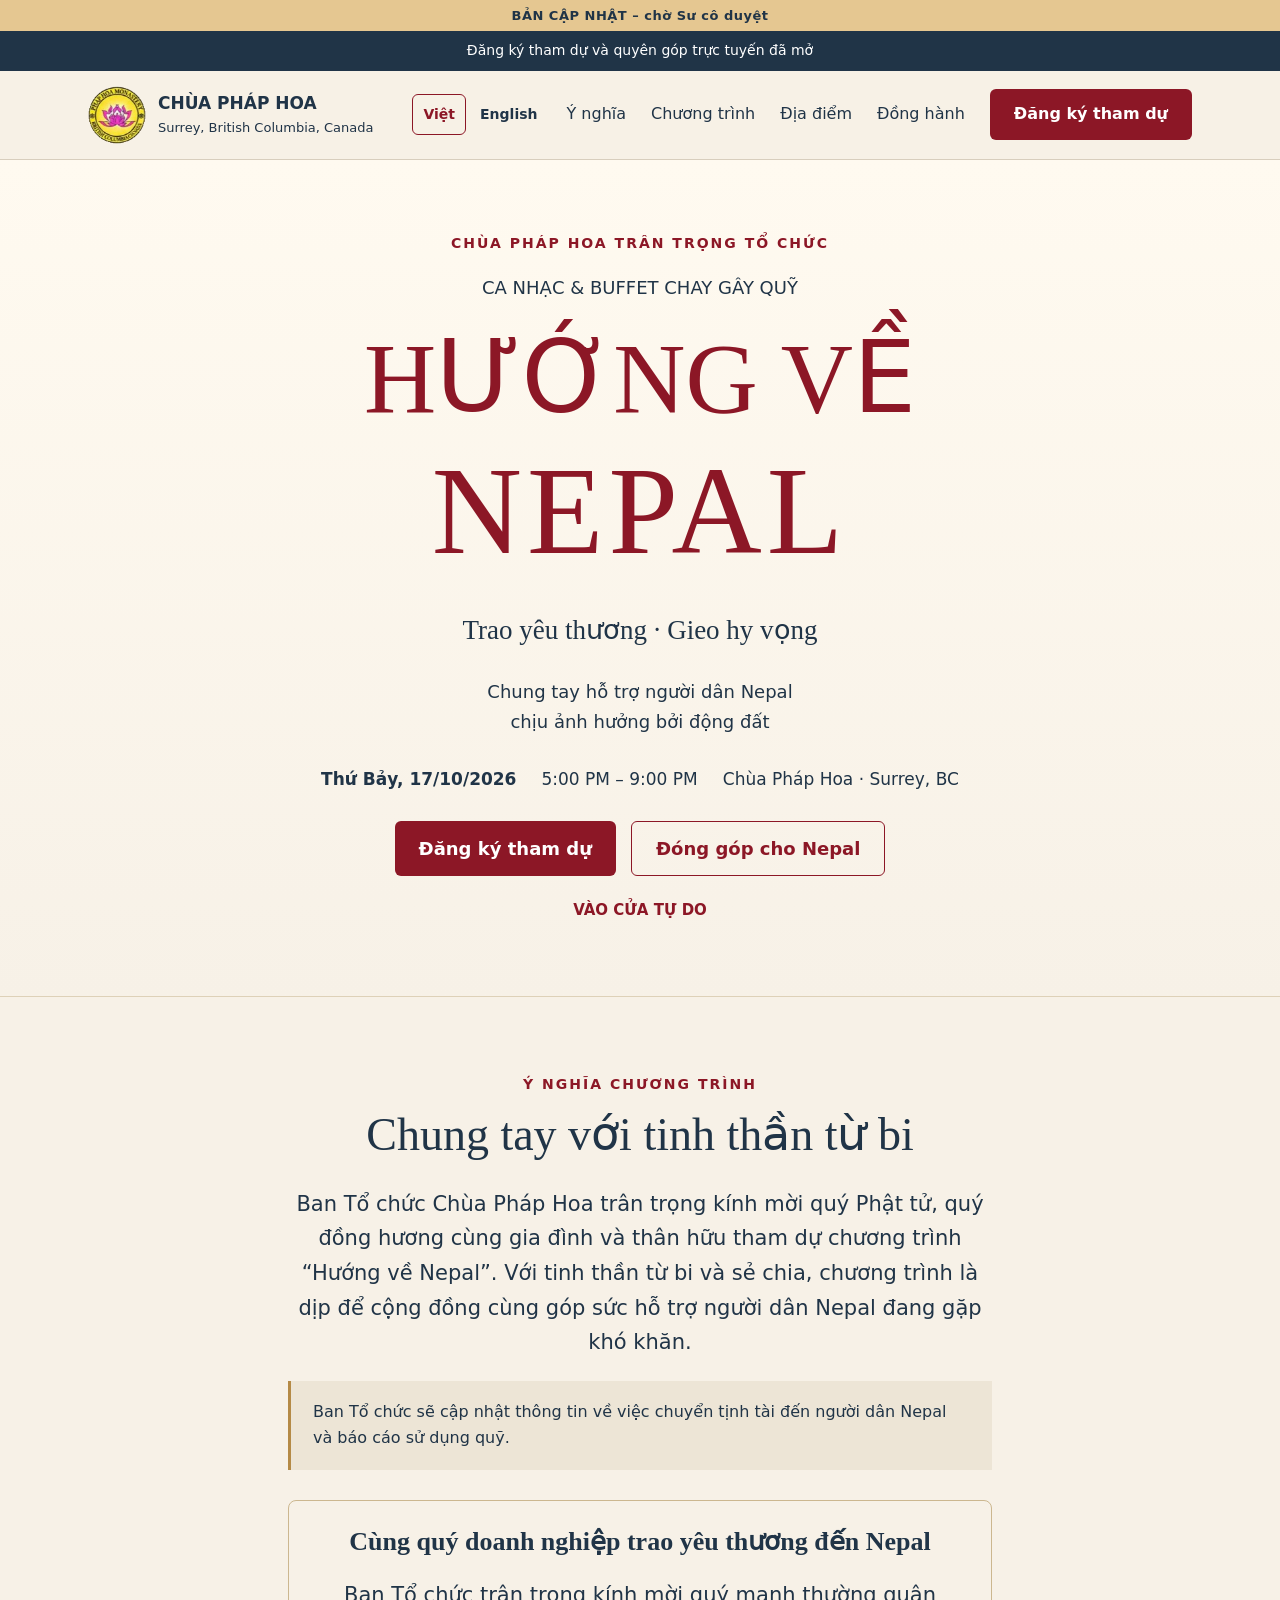
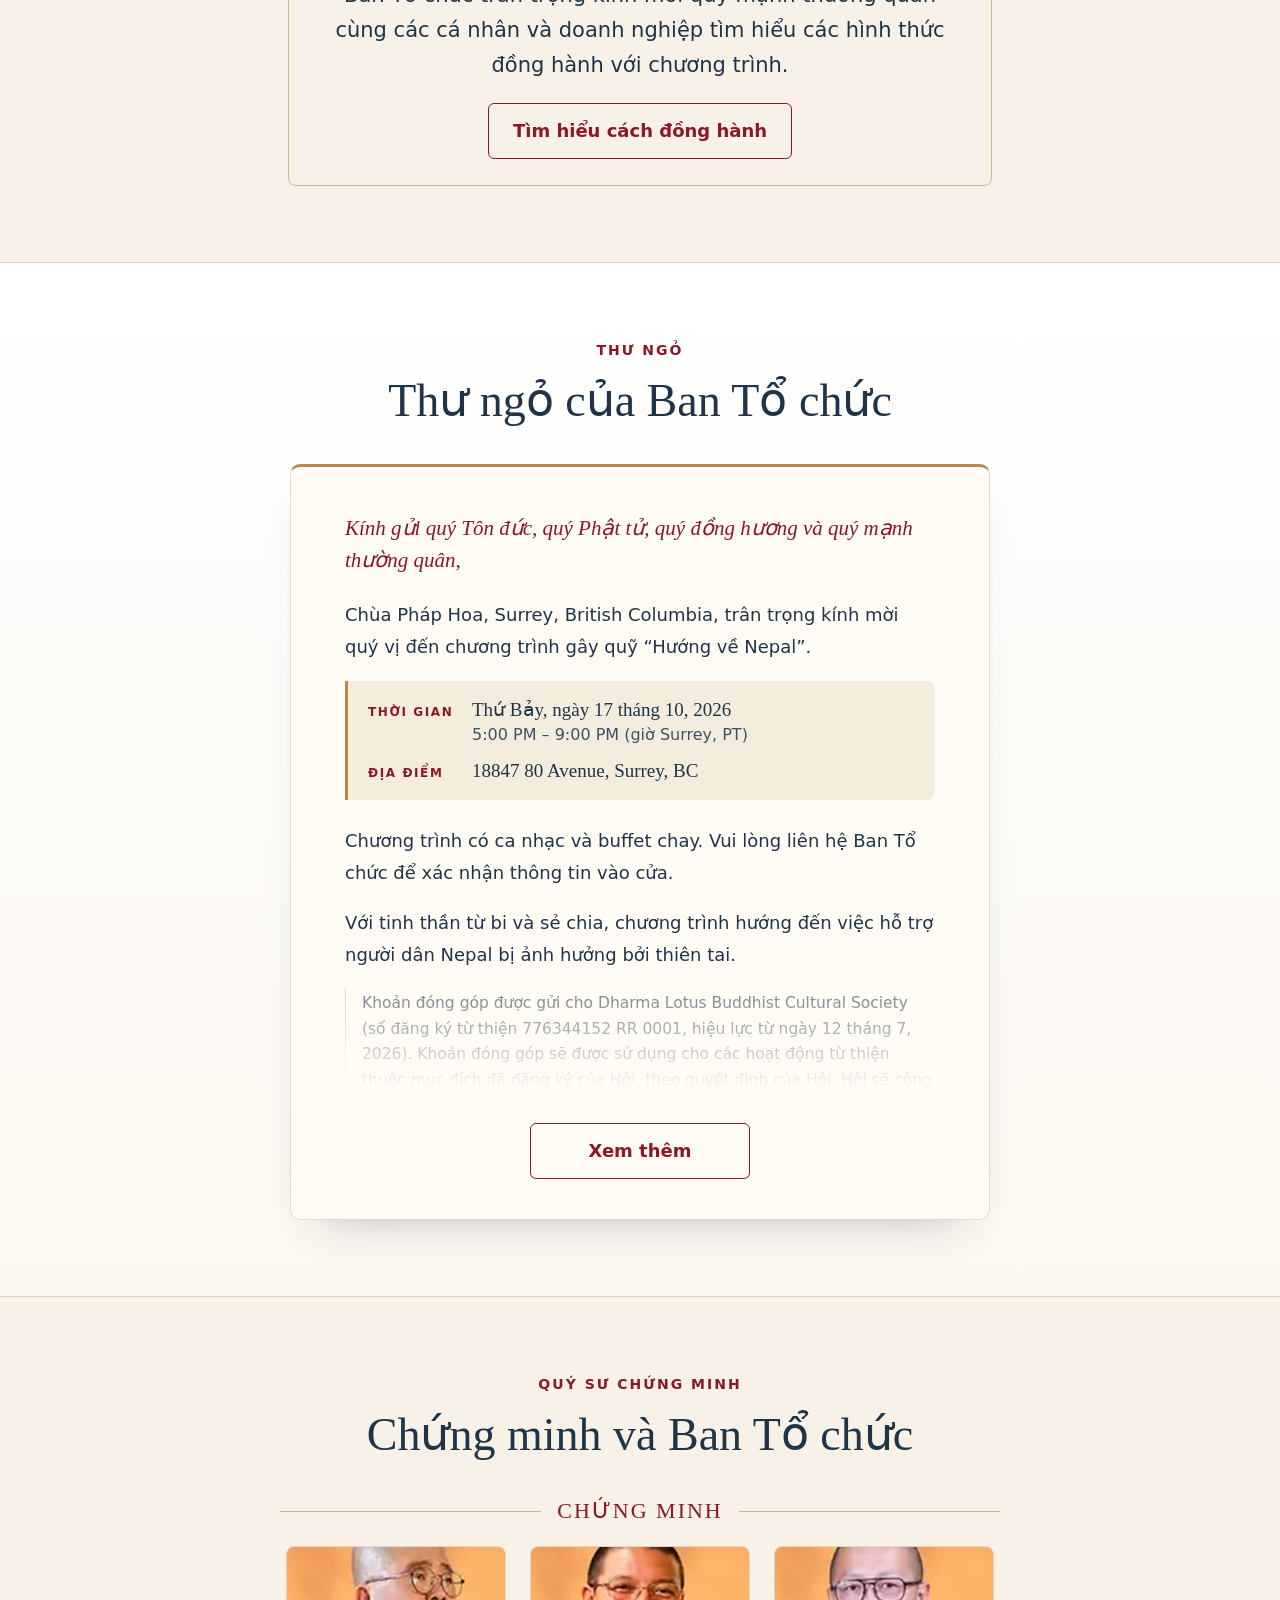
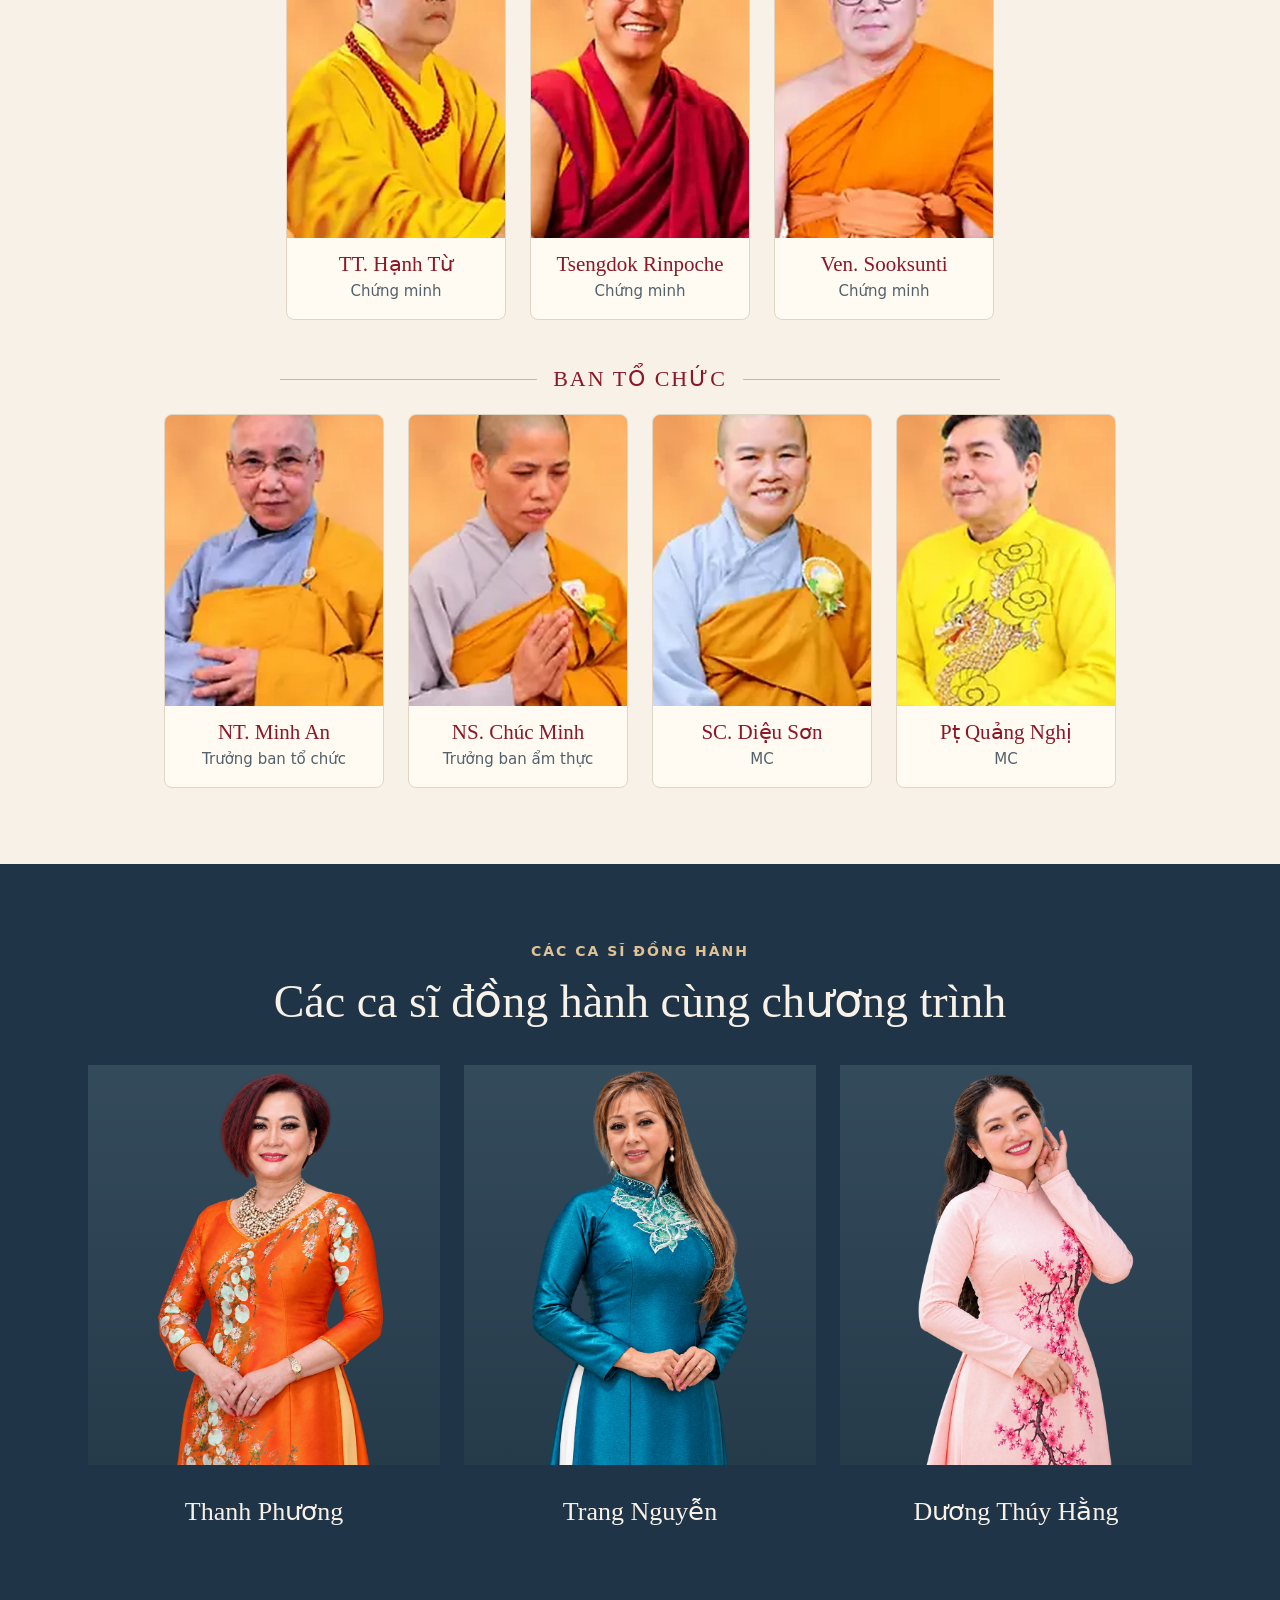
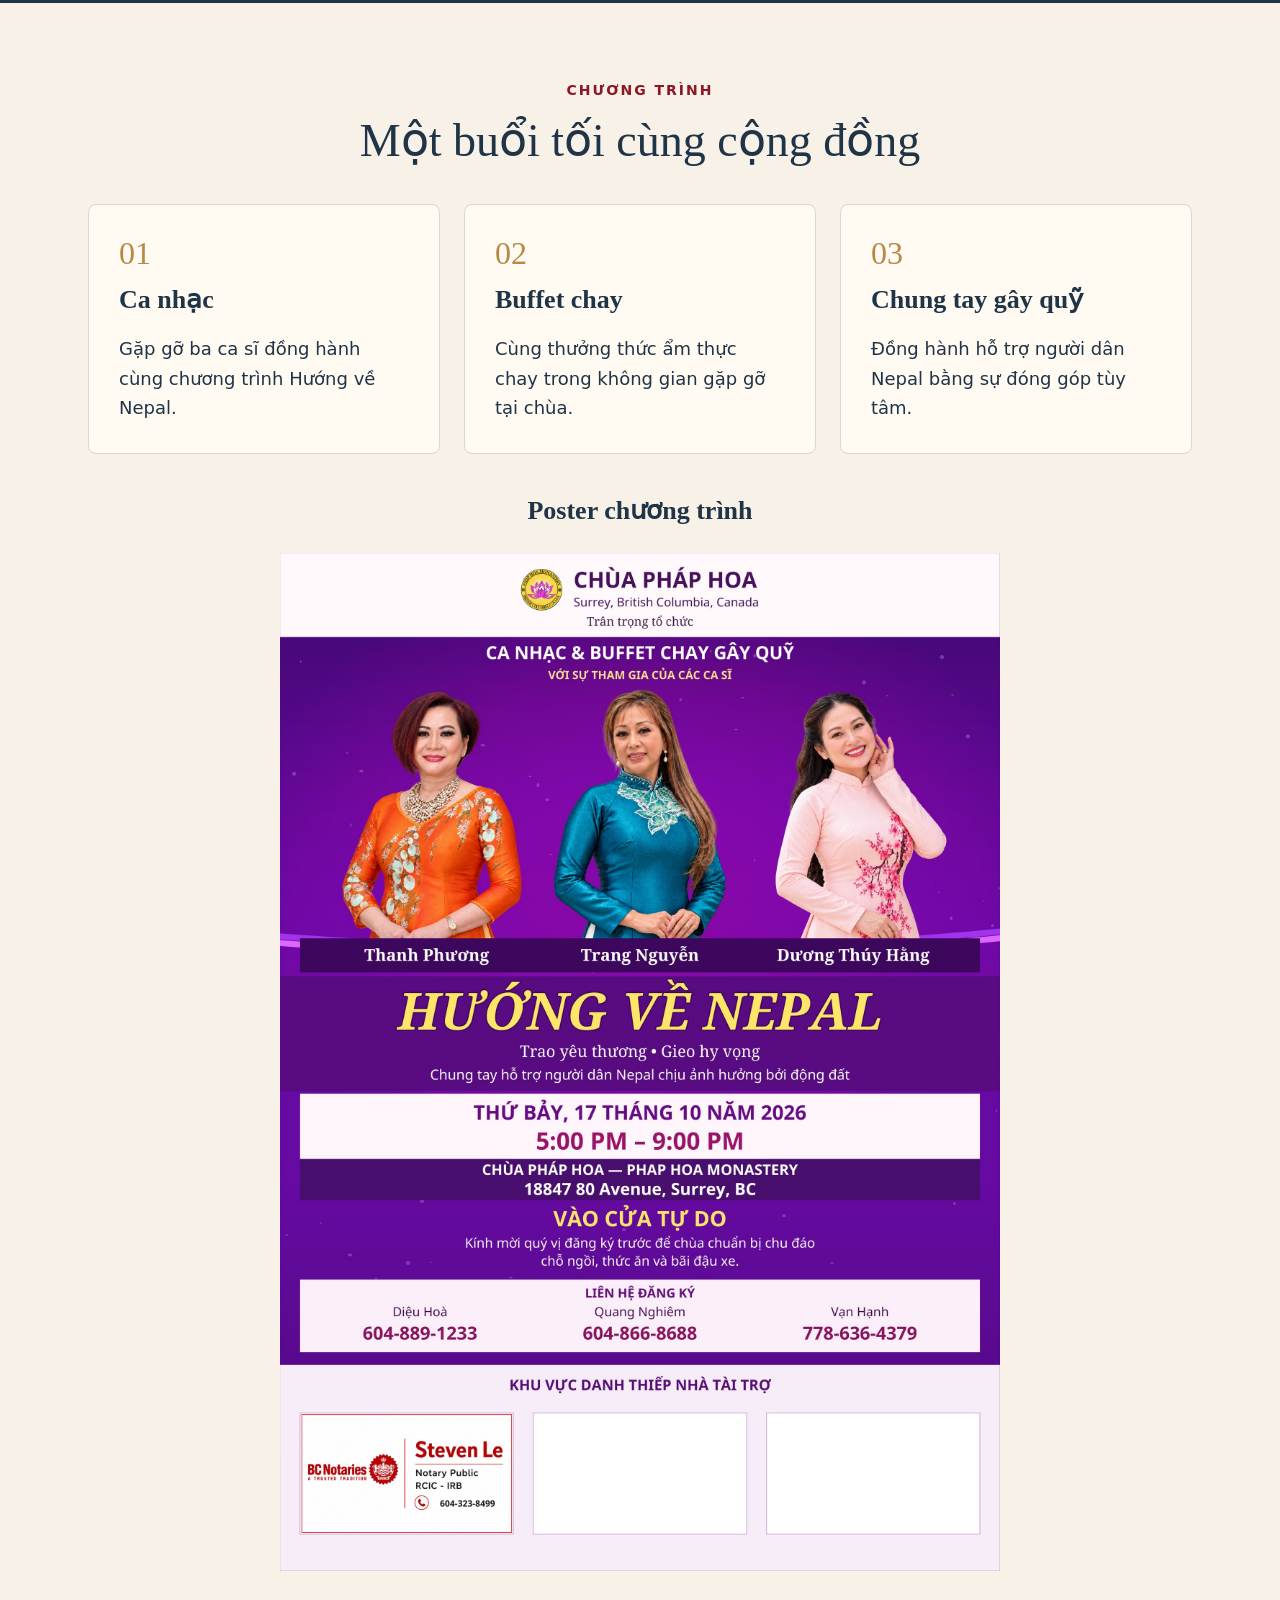
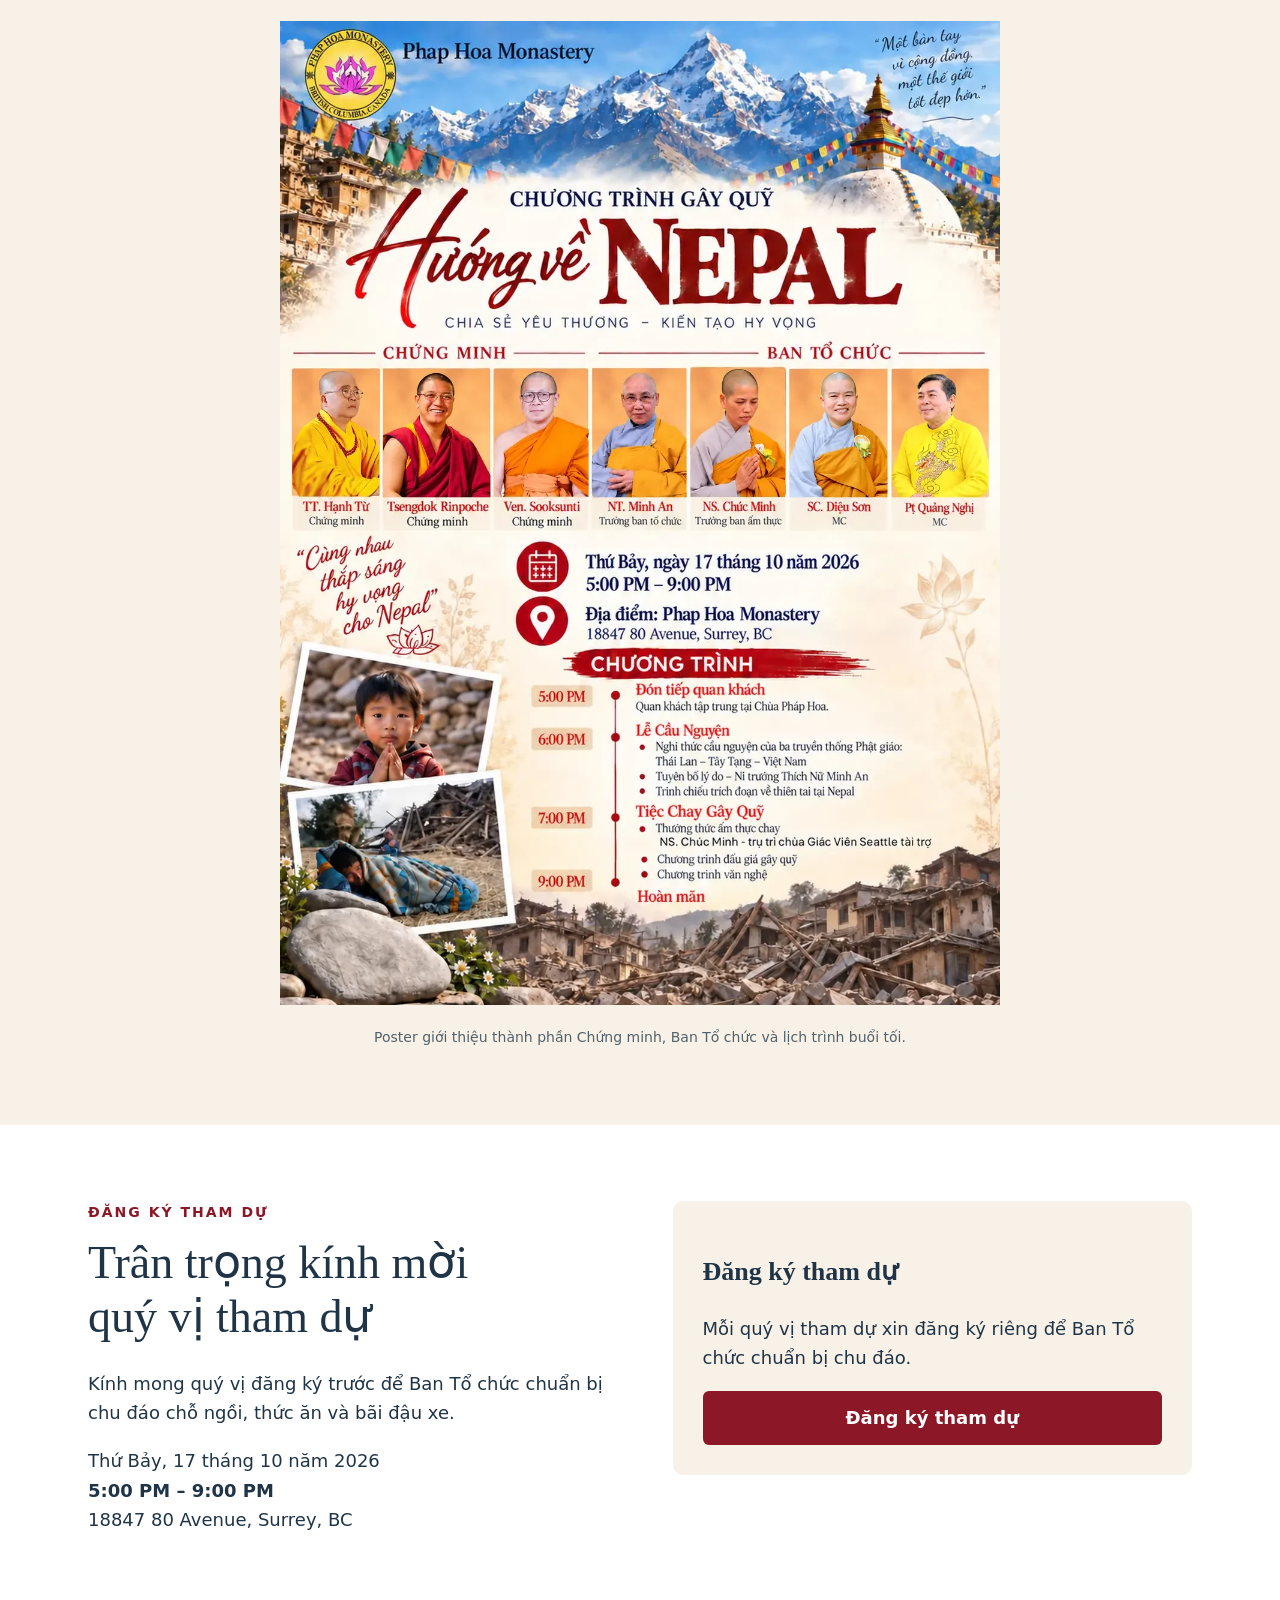
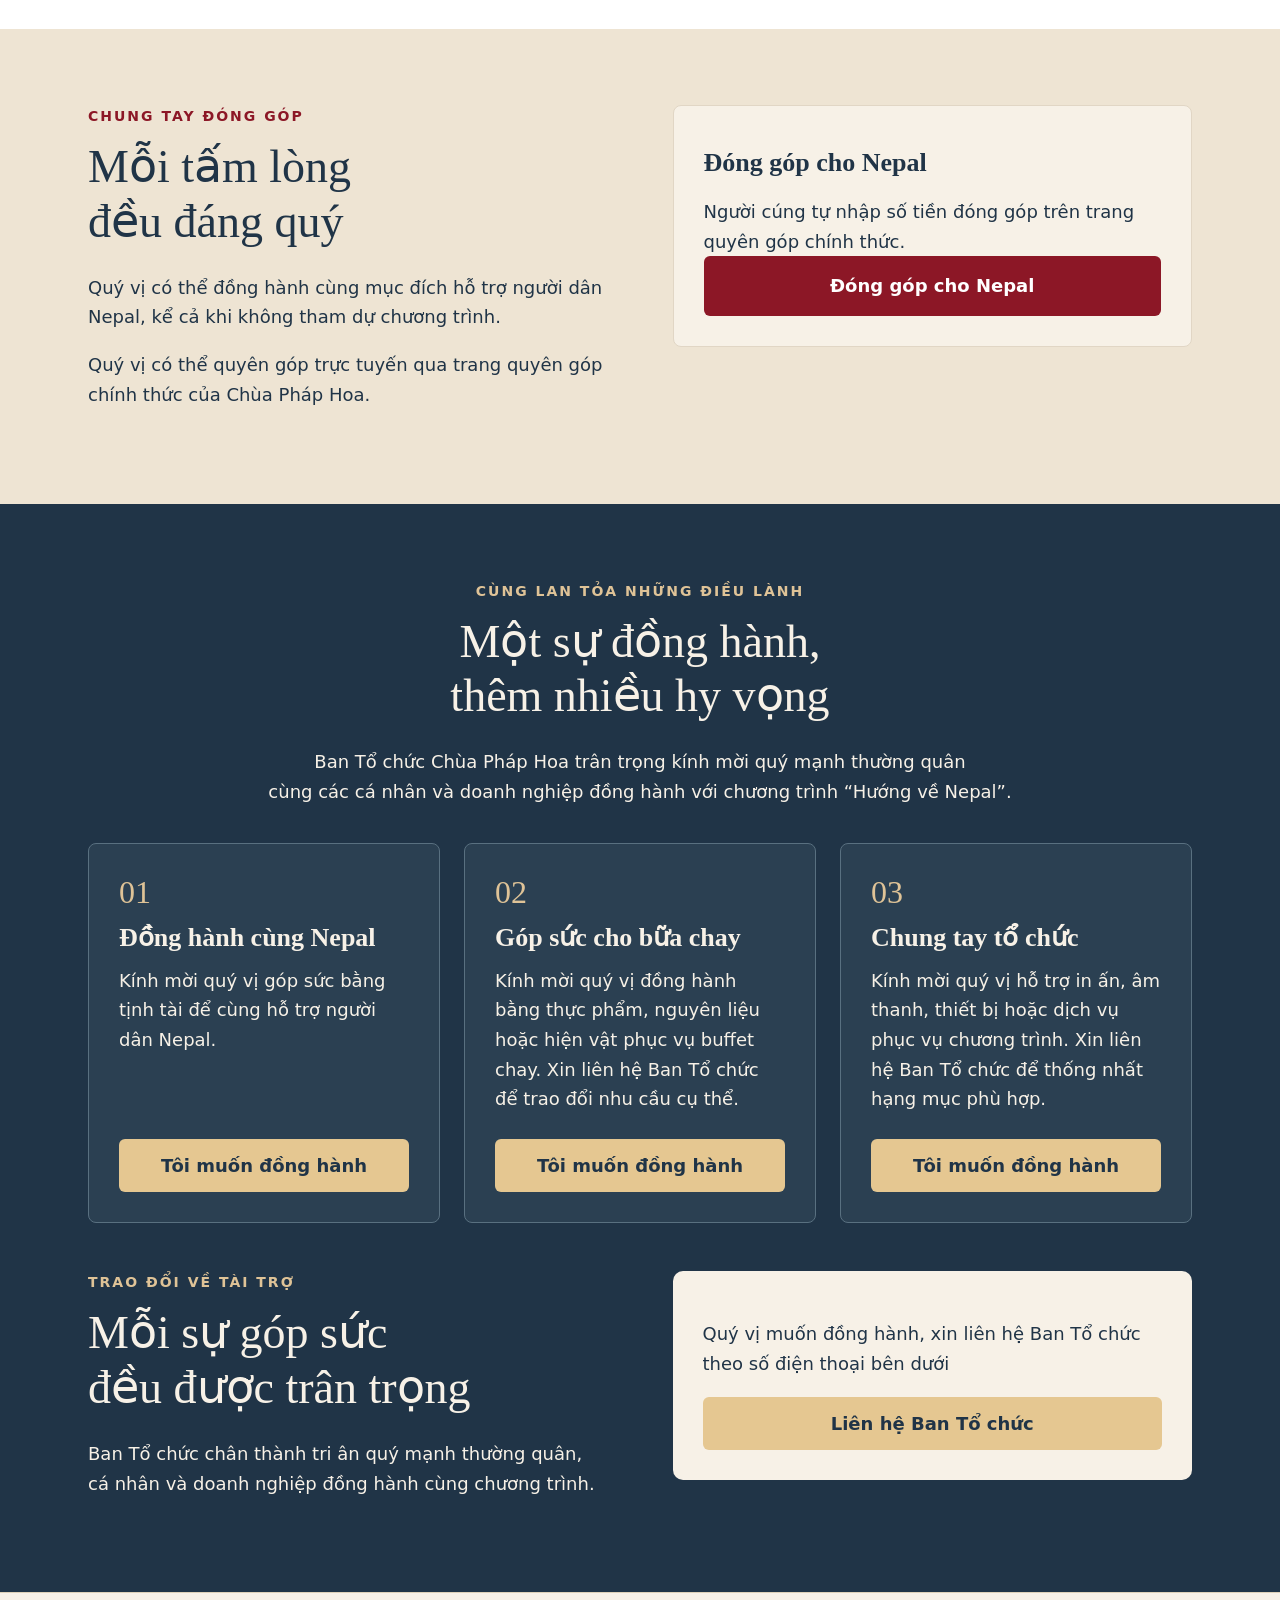
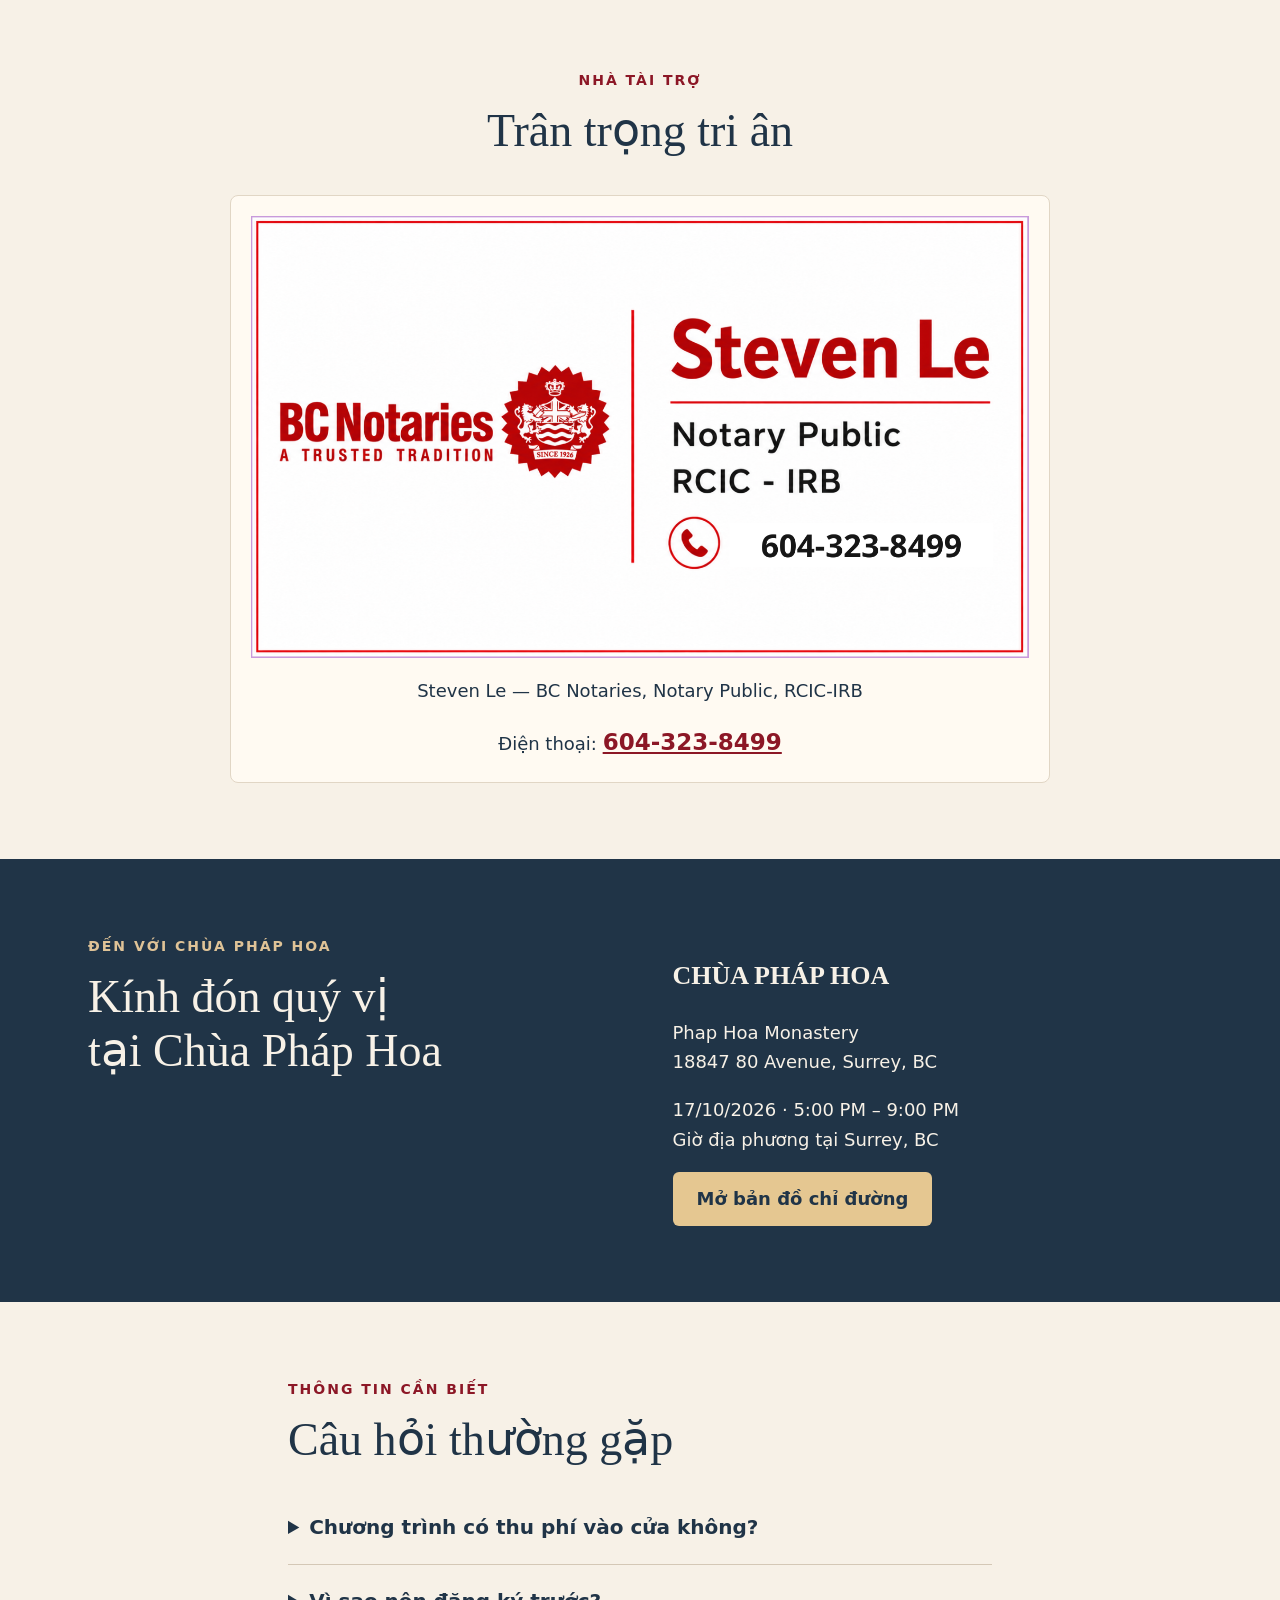
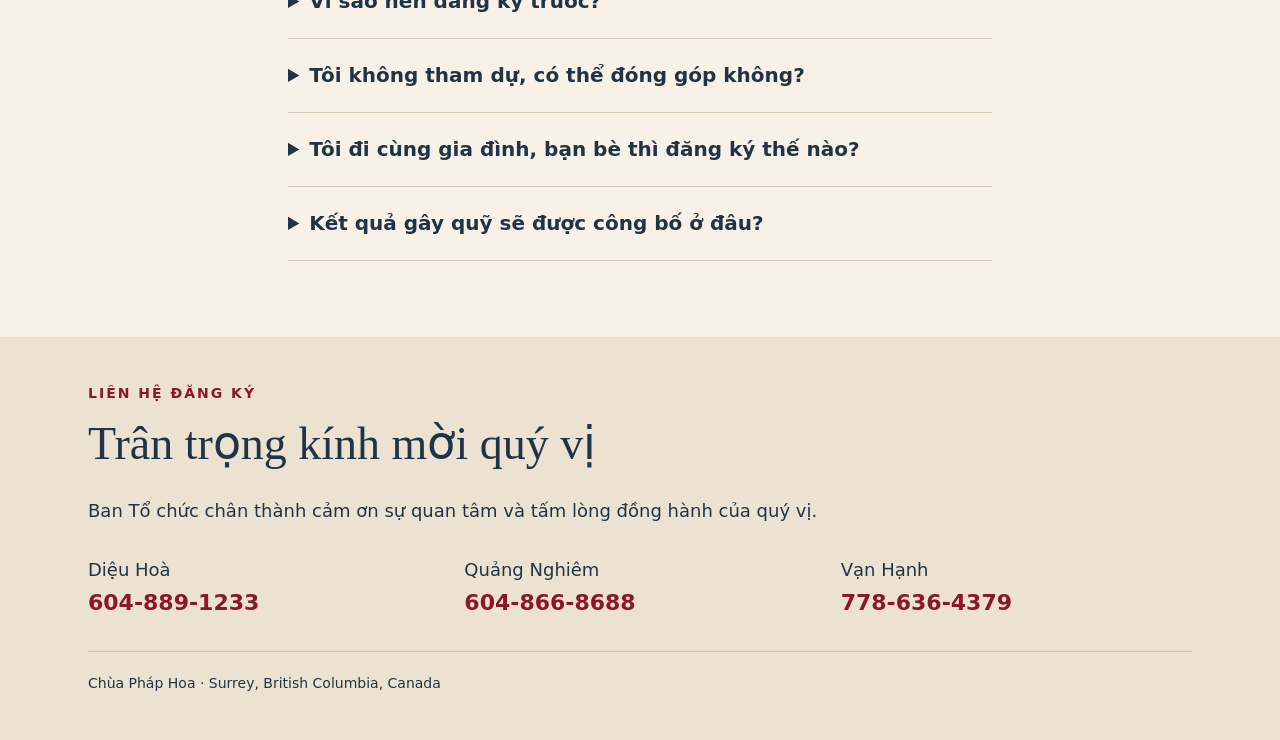
<file: index.html>
<!doctype html><html lang="vi" class="ban-cap-nhat"><head><script>if(window.self!==window.top){document.documentElement.classList.add("is-embedded")}</script><meta charset="utf-8"><meta name="robots" content="noindex,nofollow"><meta name="viewport" content="width=device-width,initial-scale=1"><title>Hướng về Nepal — Chùa Pháp Hoa</title><meta name="description" content="Hướng về Nepal: ca nhạc và buffet chay gây quỹ tại Chùa Pháp Hoa, Surrey, ngày 17/10/2026."><link rel="icon" href="logo.png"><style>
:root{--cream:#f7f1e7;--red:#8c1726;--ink:#203447;--gold:#b58a46}*{box-sizing:border-box}html{scroll-behavior:smooth;scroll-padding-top:120px}body{margin:0;background:var(--cream);color:var(--ink);font:18px/1.65 system-ui,sans-serif}h1,h2,h3{font-family:Georgia,serif;line-height:1.18}h2{font-size:clamp(32px,4vw,46px);font-weight:500;margin:12px 0 24px}h3{font-size:26px}a{color:inherit}button{font:inherit}button,.btn{cursor:pointer;border:0;text-decoration:none;display:inline-flex;justify-content:center;align-items:center;min-height:50px;padding:12px 24px;border-radius:6px;background:var(--red);color:white;font-weight:650}.outline{background:transparent;border:1px solid var(--red);color:var(--red)}.wrap{max-width:1160px;margin:auto;padding:0 28px}.announcement{text-align:center;background:var(--ink);color:white;font-size:14px;padding:8px 15px}header{background:#f7f1e7f5;border-bottom:1px solid #d8cebd;position:sticky;top:0;z-index:10}.nav{display:flex;align-items:center;justify-content:space-between;gap:20px;padding-top:15px;padding-bottom:15px}.brand{display:flex;gap:12px;align-items:center;text-decoration:none;font-size:17px;line-height:1.35}.brand img{width:58px;height:58px}.brand small{font-size:13px}nav{display:flex;gap:25px;align-items:center;font-size:16px}nav a{text-decoration:none}.hero{text-align:center;padding:72px 20px 58px;border-bottom:1px solid #ded1b8;background:linear-gradient(180deg,#fffaf0,var(--cream))}.eyebrow{font-size:14px;font-weight:700;text-transform:uppercase;letter-spacing:2px;color:var(--red)}h1{color:var(--red);font-size:clamp(53px,8vw,100px);margin:18px 0 22px;font-weight:500}h1 span{display:block;font-size:1.25em;letter-spacing:5px}.tagline{font-family:Georgia,serif;font-size:27px;margin:0 0 25px}.details{display:flex;justify-content:center;gap:25px;flex-wrap:wrap;margin:28px 0;font-size:17px}.actions{display:flex;justify-content:center;gap:15px;flex-wrap:wrap}.free{font-size:15px;color:var(--red);font-weight:700;margin-top:22px}section{padding:76px 0}.narrow{max-width:760px}.intro{text-align:center}.intro p{font-size:21px}.note{padding:18px 22px;background:#ede5d6;border-left:3px solid var(--gold);font-size:16px;text-align:left}.artists{background:#203447;color:var(--cream)}.artists .eyebrow{color:#dfc397}.section-head{text-align:center;margin-bottom:36px}.portraits{display:grid;grid-template-columns:repeat(3,1fr);gap:24px}.portrait{margin:0;text-align:center}.portrait img{width:100%;height:400px;object-fit:contain;object-position:bottom;background:linear-gradient(180deg,#344b5c,#263b4a)}.portrait figcaption{font:26px Georgia,serif;padding:22px 0 0}.cards{display:grid;grid-template-columns:repeat(3,1fr);gap:24px}.card{background:#fffaf2;border:1px solid #e1d6c5;padding:30px;border-radius:8px}.number{font:32px Georgia,serif;color:var(--gold)}.card h3{margin:12px 0}.card p{margin-bottom:0}.split{display:grid;grid-template-columns:1fr 1fr;gap:65px;align-items:start}.white{background:white}.cta-panel{background:var(--cream);padding:30px;border-radius:10px}.fine{font-size:14px;color:#52616b}.donate{background:#eee4d3}.donate .card{background:var(--cream)}.sponsor{border-bottom:1px solid #ded1b8}.location{background:var(--ink);color:var(--cream)}.location .eyebrow{color:#dfc397}.location .btn{background:#e5c791;color:var(--ink)}details{border-bottom:1px solid #d4c8b6;padding:20px 0}summary{cursor:pointer;font-weight:650;font-size:20px}details p{margin-bottom:0}footer{background:#ece2d1;padding:45px 0}.contacts{display:grid;grid-template-columns:repeat(3,1fr);gap:25px;margin:30px 0}.contacts a{font-size:22px;font-weight:700;text-decoration:none;color:var(--red)}.bottom{font-size:14px;border-top:1px solid #cfc2ab;padding-top:20px;display:flex;justify-content:space-between;gap:20px}.mobilebar{display:none}:focus-visible{outline:3px solid var(--gold);outline-offset:4px}@media(max-width:760px){nav a:not(.btn){display:none}.wrap{padding:0 20px}.brand{font-size:14px}.brand small{font-size:12px}.brand img{width:44px;height:44px}.nav .btn{font-size:14px;padding:8px 12px;min-height:44px}.hero{padding:48px 18px}.tagline{font-size:22px}.details{gap:10px;flex-direction:column}.split,.cards{grid-template-columns:1fr;gap:24px}section{padding:52px 0}.portraits{gap:12px;grid-template-columns:1fr}.portrait img{height:370px}.portrait{max-width:360px;width:100%;margin:auto}.portrait figcaption{padding:14px 0 24px}.contacts{grid-template-columns:1fr;gap:18px}.bottom{flex-direction:column}.mobilebar{display:flex;position:fixed;bottom:0;left:0;right:0;gap:10px;padding:10px 16px calc(10px + env(safe-area-inset-bottom));background:#fffaf2;z-index:20;border-top:1px solid #d4c8b6}.mobilebar .btn{flex:1;font-size:15px;padding:10px}body{padding-bottom:85px}.cta-panel{padding:22px}}@media(prefers-reduced-motion:reduce){html{scroll-behavior:auto}}
.sponsor-invite{margin-top:30px;padding:26px;border:1px solid #ccb78f;border-radius:8px;text-align:center}.sponsor-invite h3{margin:0 0 15px}.sponsor-expanded{background:#203447;color:#f7f1e7}.sponsor-expanded .eyebrow{color:#dfc397}.sponsor-expanded .card{background:#2b4052;border-color:#597080;color:#f7f1e7;display:flex;flex-direction:column}.sponsor-expanded .card p{flex:1;margin:0 0 24px}.sponsor-expanded .card .btn{background:#e5c791;color:#203447}.sponsor-expanded .cta-panel{color:#203447}.sponsor-expanded .cards{margin:36px 0 48px}.sponsor-expanded .note{color:#203447;margin:24px 0}.sponsor-expanded .number{color:#dfc397}.recognition{margin-top:30px;border-top:1px solid #597080;padding-top:24px}.recognition h3{margin-top:0}.nav-right{display:flex;align-items:center;gap:18px}.languages{display:flex;gap:3px}.languages button{background:transparent;color:var(--ink);font-size:14px;padding:8px 10px;min-height:40px;border:1px solid transparent}.languages button[aria-pressed="true"]{border-color:var(--red);color:var(--red)}html[lang="en"] h1{font-size:clamp(45px,7vw,85px)}@media(max-width:1050px){nav a:not(.btn){display:none}}@media(max-width:760px){.nav-right{gap:5px;flex-direction:column}.languages button{font-size:13px;padding:5px 8px;min-height:32px}.brand{max-width:175px}.nav{gap:8px}} html.is-embedded nav a[href^="#"]{display:none}.inline-disclosure{border:0;padding:0}.inline-disclosure>summary{list-style:none;font-size:inherit}.inline-disclosure>summary::-webkit-details-marker{display:none}.inline-panel{margin-top:18px;padding:20px;border:1px solid #ccb78f;border-radius:8px;background:var(--cream);color:var(--ink);text-align:left}.inline-panel article+article{margin-top:24px}.inline-panel h3{margin:8px 0 12px}.inline-panel p{font-size:18px}.inline-panel .contacts{grid-template-columns:1fr;gap:16px;margin:20px 0 0}.inline-panel .contacts a{font-size:22px}.sponsor-expanded .inline-panel p{margin:0}.sponsor-expanded .inline-disclosure>summary{background:#e5c791;color:#203447;width:100%}.sponsor-expanded .cards{align-items:start}.sponsor-expanded .cards .card h3{min-height:var(--sponsor-heading-height,0px)}.sponsor-expanded .cards .card>p{flex:none;min-height:var(--sponsor-copy-height,0px)}.sponsor-expanded .cards .inline-panel .contacts{margin-top:0}@media(max-width:760px){.sponsor-expanded .cards .card h3,.sponsor-expanded .cards .card>p{min-height:0}} 
.sponsor-shared-panel[hidden]{display:none}
@media(min-width:768px){
.sponsor-expanded .cards{align-items:stretch;margin-bottom:0}
.sponsor-expanded .cards .card>p{flex:1}
.sponsor-expanded .cards .inline-disclosure{margin-top:auto}
.sponsor-expanded .cards .inline-panel{display:none}
.sponsor-expanded .cards summary[aria-expanded="true"]{background:#203447;color:#f7f1e7;box-shadow:inset 0 0 0 2px #e5c791}
.sponsor-shared-panel{margin-top:24px}
.sponsor-shared-panel .contacts{grid-template-columns:repeat(3,minmax(0,1fr));margin:0}
.sponsor-expanded .cards~.split{margin-top:48px}
}
@media(max-width:767px){
.sponsor-expanded .cards{grid-template-columns:1fr}
.sponsor-expanded .cards .card h3,.sponsor-expanded .cards .card>p{min-height:0}
.sponsor-shared-panel{display:none}
}

.preview-flag{background:#e5c791;color:#203447;text-align:center;font-size:13px;font-weight:700;letter-spacing:.5px;padding:5px 12px}html:not(.ban-cap-nhat) .preview-flag{display:none}
#thu-ngo,#quy-su,.letter{scroll-margin-top:12px}
.letter-section{border-top:1px solid #ded1b8;background:linear-gradient(180deg,#fff,#fbf7f0)}
.letter{position:relative;max-width:700px;margin:0 auto;background:#fffcf6;border:1px solid #e6dac6;border-top:3px solid var(--gold);border-radius:10px;padding:46px 54px 40px;box-shadow:0 22px 46px -34px rgba(32,52,71,.45)}
.letter-body{position:relative;font-size:18px;line-height:1.75;max-width:62ch;margin:0 auto}
.letter-body p{margin:0 0 1.05em}
.letter-salute{font:italic 21px/1.5 Georgia,serif;color:var(--red);margin-bottom:1.1em!important}
.letter-facts{margin:6px 0 1.4em;padding:16px 20px;background:#f4ecdd;border-left:3px solid var(--gold);border-radius:0 8px 8px 0;display:grid;gap:12px}
.lf-row{display:grid;grid-template-columns:92px 1fr;gap:12px;align-items:baseline}
.lf-label{font-size:12px;font-weight:700;letter-spacing:1.6px;text-transform:uppercase;color:var(--red)}
.lf-val{line-height:1.45}.lf-val strong{display:block;font:500 19px/1.35 Georgia,serif;color:var(--ink)}.lf-val span{display:block;font-size:16px;color:#3e5162}
.letter-legal{margin:0 0 1.3em;padding:2px 0 2px 16px;border-left:1px solid #d6c8af;font-size:15.5px;line-height:1.65;color:#52616b}
.letter-legal p{margin:0 0 .8em}.letter-legal p:last-child{margin-bottom:0}
.letter-closing{font-style:italic}
.letter-sign{margin:30px 0 0 auto;padding-top:18px;border-top:1px solid #d9c9a8;width:max-content;max-width:100%;text-align:right}
.letter-sign strong{display:block;font:500 21px/1.35 Georgia,serif;color:var(--red)}.letter-sign span{display:block;font-size:16px;color:#52616b;margin-top:4px}
.letter-contacts{margin-top:30px;padding:18px 20px;background:#f7f1e7;border-radius:8px}
.lc-title{font-size:12px;font-weight:700;letter-spacing:1.6px;text-transform:uppercase;color:var(--red);margin-bottom:6px}
.letter-contacts ul{list-style:none;margin:0;padding:0}
.letter-contacts li{display:flex;justify-content:space-between;align-items:center;gap:12px;min-height:46px;border-bottom:1px solid #e3d7c2;font-size:16px}
.letter-contacts li:last-child{border-bottom:0}
.letter-contacts a{color:var(--red);font-weight:700;text-decoration:none;font-size:18px;padding:8px 0;white-space:nowrap}
.letter-contacts .lc-mail a{font-size:16px}
#thu-ngo h2,#quy-su h2{text-wrap:balance}
.letter-more{text-align:center}
.letter.is-collapsible .letter-body{overflow:hidden;max-height:var(--letter-cut,560px);transition:max-height .45s ease}
.letter.is-collapsible .letter-body:after{content:"";position:absolute;left:0;right:0;bottom:0;height:150px;background:linear-gradient(180deg,rgba(255,252,246,0),#fffcf6 85%);pointer-events:none;transition:opacity .3s}
.letter.is-open .letter-body:after{opacity:0}
.letter-toggle{margin-top:10px;min-width:220px}.letter-toggle .lt-less,.letter.is-open .letter-toggle .lt-more{display:none}.letter.is-open .letter-toggle .lt-less{display:inline}
.clergy{border-top:1px solid #ded1b8}.clergy-group{display:flex;align-items:center;gap:16px;justify-content:center;font:500 22px Georgia,serif;color:var(--red);text-transform:uppercase;letter-spacing:2px;margin:0 auto 22px;max-width:720px}.clergy-group:before,.clergy-group:after{content:"";flex:1;height:1px;background:#ccb78f}.clergy-grid{display:flex;flex-wrap:wrap;justify-content:center;gap:24px;margin:0 0 46px}.clergy-grid:last-child{margin-bottom:0}.clergy-card{margin:0;width:220px;background:#fffaf2;border:1px solid #e1d6c5;border-radius:8px;overflow:hidden;text-align:center}.clergy-card img{display:block;width:100%;height:auto;aspect-ratio:3/4;object-fit:cover;object-position:50% 0;background:#f0d3a2}.clergy-card figcaption{padding:14px 10px 18px;line-height:1.35}.clergy-card strong{display:block;font:500 21px Georgia,serif;color:var(--red)}.clergy-card span{display:block;font-size:15px;color:#52616b;margin-top:4px}
.poster-2-cap{margin:12px 20px 0}
@media(max-width:760px){
body{padding-bottom:calc(92px + env(safe-area-inset-bottom))}
.letter-section .wrap{padding:0 14px}
.letter{padding:28px 20px 24px;border-radius:8px}
.letter-body{font-size:17px;line-height:1.7}
.letter-salute{font-size:19px}
.letter-facts{padding:14px 14px;gap:10px}
.lf-row{grid-template-columns:1fr;gap:2px}
.lf-val strong{font-size:18px}
.letter-legal{font-size:15px;padding-left:12px}
.letter-sign{text-align:left;margin-left:0;width:auto}
.letter-sign strong{font-size:19px}
.letter-contacts{padding:12px 14px}
.letter-toggle{width:100%}
.letter-contacts .lc-mail{flex-direction:column;align-items:flex-start;gap:0;padding:8px 0}.letter-contacts .lc-mail a{padding:4px 0}
.clergy-grid{gap:14px}.clergy-card{width:calc(50% - 7px);max-width:220px}.clergy-card strong{font-size:18px}.clergy-card span{font-size:14px}.clergy-group{font-size:19px;gap:12px}}
</style></head><body>
<div class="preview-flag">BẢN CẬP NHẬT – chờ Sư cô duyệt</div>
<div class="announcement">Đăng ký tham dự và quyên góp trực tuyến đã mở</div>
<header><div class="wrap nav"><a class="brand" href="https://www.phaphoamonastery.ca/" target="_blank" rel="noopener"><img src="logo.png" alt="Logo Chùa Pháp Hoa"><span><strong>CHÙA PHÁP HOA</strong><br><small>Surrey, British Columbia, Canada</small></span></a><div class="nav-right"><div class="languages" role="group" aria-label="Language / Ngôn ngữ"><button type="button" data-lang="vi" aria-pressed="true">Việt</button><button type="button" data-lang="en" aria-pressed="false">English</button></div><nav aria-label="Điều hướng"><a href="#y-nghia">Ý nghĩa</a><a href="#chuong-trinh">Chương trình</a><a href="#dia-diem">Địa điểm</a><a href="#tai-tro">Đồng hành</a><a class="btn" href="https://www.phaphoamonastery.ca/event-details/chuong-trinh-gay-quy-huong-ve-nepal/form" target="_blank" rel="noopener">Đăng ký tham dự</a></nav></div></div></header>
<main><div class="hero"><div class="eyebrow">Chùa Pháp Hoa trân trọng tổ chức</div><p>CA NHẠC & BUFFET CHAY GÂY QUỸ</p><h1>HƯỚNG VỀ <span>NEPAL</span></h1><p class="tagline">Trao yêu thương · Gieo hy vọng</p><p>Chung tay hỗ trợ người dân Nepal<br>chịu ảnh hưởng bởi động đất</p><div class="details"><strong>Thứ Bảy, 17/10/2026</strong><span>5:00 PM – 9:00 PM</span><span>Chùa Pháp Hoa · Surrey, BC</span></div><div class="actions"><a class="btn" href="https://www.phaphoamonastery.ca/event-details/chuong-trinh-gay-quy-huong-ve-nepal/form" target="_blank" rel="noopener">Đăng ký tham dự</a><a class="btn outline" href="https://www.phaphoamonastery.ca/cung-duong-nepal" target="_blank" rel="noopener">Đóng góp cho Nepal</a></div><p class="free">VÀO CỬA TỰ DO</p></div>
<section id="y-nghia"><div class="wrap narrow intro"><div class="eyebrow">Ý nghĩa chương trình</div><h2>Chung tay với tinh thần từ bi</h2><p>Ban Tổ chức Chùa Pháp Hoa trân trọng kính mời quý Phật tử, quý đồng hương cùng gia đình và thân hữu tham dự chương trình “Hướng về Nepal”. Với tinh thần từ bi và sẻ chia, chương trình là dịp để cộng đồng cùng góp sức hỗ trợ người dân Nepal đang gặp khó khăn.</p><div class="note">Ban Tổ chức sẽ cập nhật thông tin về việc chuyển tịnh tài đến người dân Nepal và báo cáo sử dụng quỹ.</div><div class="sponsor-invite"><h3>Cùng quý doanh nghiệp trao yêu thương đến Nepal</h3><p>Ban Tổ chức trân trọng kính mời quý mạnh thường quân cùng các cá nhân và doanh nghiệp tìm hiểu các hình thức đồng hành với chương trình.</p><details class="inline-disclosure"><summary class="btn outline">Tìm hiểu cách đồng hành</summary><div class="inline-panel"><article><span class="number">01</span><h3>Đồng hành cùng Nepal</h3><p>Kính mời quý vị góp sức bằng tịnh tài để cùng hỗ trợ người dân Nepal.</p></article><article><span class="number">02</span><h3>Góp sức cho bữa chay</h3><p>Kính mời quý vị đồng hành bằng thực phẩm, nguyên liệu hoặc hiện vật phục vụ buffet chay. Xin liên hệ Ban Tổ chức để trao đổi nhu cầu cụ thể.</p></article><article><span class="number">03</span><h3>Chung tay tổ chức</h3><p>Kính mời quý vị hỗ trợ in ấn, âm thanh, thiết bị hoặc dịch vụ phục vụ chương trình. Xin liên hệ Ban Tổ chức để thống nhất hạng mục phù hợp.</p></article><div class="contacts"><div>Diệu Hoà<br><a href="tel:+16048891233">604-889-1233</a></div><div>Quảng Nghiêm<br><a href="tel:+16048668688">604-866-8688</a></div><div>Vạn Hạnh<br><a href="tel:+17786364379">778-636-4379</a></div></div></div></details></div></div></section>
<section class="white letter-section" id="thu-ngo"><div class="wrap"><div class="section-head"><div class="eyebrow">Thư ngỏ</div><h2>Thư ngỏ của Ban Tổ chức</h2></div><article class="letter"><div class="letter-body" id="letter-body"><p class="letter-salute">Kính gửi quý Tôn đức, quý Phật tử, quý đồng hương và quý mạnh thường quân,</p><p>Chùa Pháp Hoa, Surrey, British Columbia, trân trọng kính mời quý vị đến chương trình gây quỹ “Hướng về Nepal”.</p><div class="letter-facts"><div class="lf-row"><span class="lf-label">Thời gian</span><span class="lf-val"><strong>Thứ Bảy, ngày 17 tháng 10, 2026</strong><span>5:00 PM – 9:00 PM (giờ Surrey, PT)</span></span></div><div class="lf-row"><span class="lf-label">Địa điểm</span><span class="lf-val"><strong>18847 80 Avenue, Surrey, BC</strong></span></div></div><p>Chương trình có ca nhạc và buffet chay. Vui lòng liên hệ Ban Tổ chức để xác nhận thông tin vào cửa.</p><p>Với tinh thần từ bi và sẻ chia, chương trình hướng đến việc hỗ trợ người dân Nepal bị ảnh hưởng bởi thiên tai.</p><div class="letter-legal"><p>Khoản đóng góp được gửi cho Dharma Lotus Buddhist Cultural Society (số đăng ký từ thiện 776344152 RR 0001, hiệu lực từ ngày 12 tháng 7, 2026). Khoản đóng góp sẽ được sử dụng cho các hoạt động từ thiện thuộc mục đích đã đăng ký của Hội, theo quyết định của Hội. Hội sẽ công bố thông tin về việc sử dụng quỹ theo quy định áp dụng. Thư này không nói tiền được chuyển thẳng đến từng người dân.</p><p>Việc cấp official donation receipt, nếu có, phụ thuộc điều kiện của CRA và chính sách hội đã xác nhận. Thư này không phải biên nhận.</p></div><p>Theo poster chương trình: TT. Hạnh Từ, Tsengdok Rinpoche và Ven. Sooksunti đứng ở hàng Chứng minh. Ni trưởng Thích Nữ Minh An là Trưởng ban tổ chức. Poster ghi NS. Chúc Minh là trụ trì chùa Giác Viên Seattle, Trưởng ban ẩm thực, và là người tài trợ tiệc chay. Poster ghi SC. Diệu Sơn là MC.</p><p>Kính mong quý vị đăng ký trước, mỗi người một lượt, để Ban Tổ chức chuẩn bị chỗ ngồi, thức ăn và bãi đậu xe. Đóng góp là tùy tâm. Quý vị không đến dự vẫn có thể đóng góp. Không có mức bắt buộc.</p><p class="letter-closing">Kính chúc quý vị thân tâm an lạc.</p><div class="letter-sign"><strong>Ban Tổ chức chương trình Hướng về Nepal</strong><span>Chùa Pháp Hoa, Surrey, BC</span></div><div class="letter-contacts"><div class="lc-title">Liên hệ đăng ký</div><ul><li><span class="lc-name">Diệu Hoà</span><a href="tel:+16048891233">604-889-1233</a></li><li><span class="lc-name">Quảng Nghiêm</span><a href="tel:+16048668688">604-866-8688</a></li><li><span class="lc-name">Vạn Hạnh</span><a href="tel:+17786364379">778-636-4379</a></li><li class="lc-mail"><span class="lc-name">Email chùa</span><a href="mailto:info@phaphoamonastery.ca">info@phaphoamonastery.ca</a></li></ul></div></div><div class="letter-more"><button type="button" class="btn outline letter-toggle" aria-expanded="false" aria-controls="letter-body" hidden><span class="lt-more">Xem thêm</span><span class="lt-less">Thu gọn</span></button></div></article></div></section>
<section class="clergy" id="quy-su"><div class="wrap"><div class="section-head"><div class="eyebrow">Quý Sư chứng minh</div><h2>Chứng minh và Ban Tổ chức</h2></div><h3 class="clergy-group"><span>Chứng minh</span></h3><div class="clergy-grid"><figure class="clergy-card"><img src="quy-su-01-tt-hanh-tu.webp" width="288" height="376" alt="TT. Hạnh Từ" loading="lazy" decoding="async"><figcaption><strong>TT. Hạnh Từ</strong><span>Chứng minh</span></figcaption></figure><figure class="clergy-card"><img src="quy-su-02-tsengdok-rinpoche.webp" width="352" height="376" alt="Tsengdok Rinpoche" loading="lazy" decoding="async"><figcaption><strong>Tsengdok Rinpoche</strong><span>Chứng minh</span></figcaption></figure><figure class="clergy-card"><img src="quy-su-03-ven-sooksunti.webp" width="312" height="376" alt="Ven. Sooksunti" loading="lazy" decoding="async"><figcaption><strong>Ven. Sooksunti</strong><span>Chứng minh</span></figcaption></figure></div><h3 class="clergy-group"><span>Ban Tổ chức</span></h3><div class="clergy-grid"><figure class="clergy-card"><img src="quy-su-04-nt-minh-an.webp" width="310" height="376" alt="NT. Minh An" loading="lazy" decoding="async"><figcaption><strong>NT. Minh An</strong><span>Trưởng ban tổ chức</span></figcaption></figure><figure class="clergy-card"><img src="quy-su-05-ns-chuc-minh.webp" width="314" height="376" alt="NS. Chúc Minh" loading="lazy" decoding="async"><figcaption><strong>NS. Chúc Minh</strong><span>Trưởng ban ẩm thực</span></figcaption></figure><figure class="clergy-card"><img src="quy-su-06-sc-dieu-son.webp" width="324" height="376" alt="SC. Diệu Sơn" loading="lazy" decoding="async"><figcaption><strong>SC. Diệu Sơn</strong><span>MC</span></figcaption></figure><figure class="clergy-card"><img src="quy-su-07-pt-quang-nghi.webp" width="336" height="376" alt="Pṭ Quảng Nghị" loading="lazy" decoding="async"><figcaption><strong>Pṭ Quảng Nghị</strong><span>MC</span></figcaption></figure></div></div></section>
<section class="artists"><div class="wrap"><div class="section-head"><div class="eyebrow">Các ca sĩ đồng hành</div><h2>Các ca sĩ đồng hành cùng chương trình</h2></div><div class="portraits"><figure class="portrait"><img src="thanh-phuong.webp" alt="Ca sĩ Thanh Phương mặc áo dài cam" loading="lazy"><figcaption>Thanh Phương</figcaption></figure><figure class="portrait"><img src="trang-nguyen.webp" alt="Ca sĩ Trang Nguyễn mặc áo dài xanh ngọc" loading="lazy"><figcaption>Trang Nguyễn</figcaption></figure><figure class="portrait"><img src="duong-thuy-hang.webp" alt="Ca sĩ Dương Thúy Hằng mặc áo dài hồng nhạt" loading="lazy"><figcaption>Dương Thúy Hằng</figcaption></figure></div></div></section>
<section id="chuong-trinh"><div class="wrap"><div class="section-head"><div class="eyebrow">Chương trình</div><h2>Một buổi tối cùng cộng đồng</h2></div><div class="cards"><article class="card"><span class="number">01</span><h3>Ca nhạc</h3><p>Gặp gỡ ba ca sĩ đồng hành cùng chương trình Hướng về Nepal.</p></article><article class="card"><span class="number">02</span><h3>Buffet chay</h3><p>Cùng thưởng thức ẩm thực chay trong không gian gặp gỡ tại chùa.</p></article><article class="card"><span class="number">03</span><h3>Chung tay gây quỹ</h3><p>Đồng hành hỗ trợ người dân Nepal bằng sự đóng góp tùy tâm.</p></article></div></div><div style="max-width:720px;margin:42px auto 0;text-align:center"><h3>Poster chương trình</h3><a href="poster-v7.jpg" target="_blank" rel="noopener"><img src="poster-v7.jpg" alt="Poster Hướng về Nepal" loading="lazy" style="width:100%;height:auto"></a></div><div class="poster-2" style="max-width:720px;margin:42px auto 0;text-align:center"><a href="poster-chung-minh-chuong-trinh.webp" target="_blank" rel="noopener"><img src="poster-chung-minh-chuong-trinh.webp" alt="Poster Hướng về Nepal có thành phần Chứng minh, Ban Tổ chức và chương trình" width="1200" height="1640" loading="lazy" decoding="async" style="width:100%;height:auto"></a><p class="fine poster-2-cap">Poster giới thiệu thành phần Chứng minh, Ban Tổ chức và lịch trình buổi tối.</p></div></section>
<section class="white" id="dang-ky"><div class="wrap split"><div><div class="eyebrow">Đăng ký tham dự</div><h2>Trân trọng kính mời<br>quý vị tham dự</h2><p>Kính mong quý vị đăng ký trước để Ban Tổ chức chuẩn bị chu đáo chỗ ngồi, thức ăn và bãi đậu xe.</p><p>Thứ Bảy, 17 tháng 10 năm 2026<br><strong>5:00 PM – 9:00 PM</strong><br>18847 80 Avenue, Surrey, BC</p></div><div class="cta-panel" id="registration"><h3>Đăng ký tham dự</h3><p>Mỗi quý vị tham dự xin đăng ký riêng để Ban Tổ chức chuẩn bị chu đáo.</p><a class="btn" href="https://www.phaphoamonastery.ca/event-details/chuong-trinh-gay-quy-huong-ve-nepal/form" style="width:100%" target="_blank" rel="noopener">Đăng ký tham dự</a></div></div></section>
<section class="donate" id="dong-gop"><div class="wrap split"><div><div class="eyebrow">Chung tay đóng góp</div><h2>Mỗi tấm lòng<br>đều đáng quý</h2><p>Quý vị có thể đồng hành cùng mục đích hỗ trợ người dân Nepal, kể cả khi không tham dự chương trình.</p><p>Quý vị có thể quyên góp trực tuyến qua trang quyên góp chính thức của Chùa Pháp Hoa.</p></div><div class="card"><h3>Đóng góp cho Nepal</h3><p>Người cúng tự nhập số tiền đóng góp trên trang quyên góp chính thức.</p><a class="btn" id="donate" href="https://www.phaphoamonastery.ca/cung-duong-nepal" target="_blank" rel="noopener" style="width:100%;min-height:60px">Đóng góp cho Nepal</a></div></div></section>
<section class="sponsor sponsor-expanded" id="tai-tro"><div class="wrap"><div class="section-head"><div class="eyebrow">Cùng lan tỏa những điều lành</div><h2>Một sự đồng hành,<br>thêm nhiều hy vọng</h2><p>Ban Tổ chức Chùa Pháp Hoa trân trọng kính mời quý mạnh thường quân<br>cùng các cá nhân và doanh nghiệp đồng hành với chương trình “Hướng về Nepal”.</p></div><div class="cards"><article class="card"><span class="number">01</span><h3>Đồng hành cùng Nepal</h3><p>Kính mời quý vị góp sức bằng tịnh tài để cùng hỗ trợ người dân Nepal.</p><details class="inline-disclosure"><summary class="btn">Tôi muốn đồng hành</summary><div class="inline-panel"><div class="contacts"><div>Diệu Hoà<br><a href="tel:+16048891233">604-889-1233</a></div><div>Quảng Nghiêm<br><a href="tel:+16048668688">604-866-8688</a></div><div>Vạn Hạnh<br><a href="tel:+17786364379">778-636-4379</a></div></div></div></details></article><article class="card"><span class="number">02</span><h3>Góp sức cho bữa chay</h3><p>Kính mời quý vị đồng hành bằng thực phẩm, nguyên liệu hoặc hiện vật phục vụ buffet chay. Xin liên hệ Ban Tổ chức để trao đổi nhu cầu cụ thể.</p><details class="inline-disclosure"><summary class="btn">Tôi muốn đồng hành</summary><div class="inline-panel"><div class="contacts"><div>Diệu Hoà<br><a href="tel:+16048891233">604-889-1233</a></div><div>Quảng Nghiêm<br><a href="tel:+16048668688">604-866-8688</a></div><div>Vạn Hạnh<br><a href="tel:+17786364379">778-636-4379</a></div></div></div></details></article><article class="card"><span class="number">03</span><h3>Chung tay tổ chức</h3><p>Kính mời quý vị hỗ trợ in ấn, âm thanh, thiết bị hoặc dịch vụ phục vụ chương trình. Xin liên hệ Ban Tổ chức để thống nhất hạng mục phù hợp.</p><details class="inline-disclosure"><summary class="btn">Tôi muốn đồng hành</summary><div class="inline-panel"><div class="contacts"><div>Diệu Hoà<br><a href="tel:+16048891233">604-889-1233</a></div><div>Quảng Nghiêm<br><a href="tel:+16048668688">604-866-8688</a></div><div>Vạn Hạnh<br><a href="tel:+17786364379">778-636-4379</a></div></div></div></details></article></div><div class="inline-panel sponsor-shared-panel" id="sponsor-shared-contacts" hidden><div class="contacts"><div>Diệu Hoà<br><a href="tel:+16048891233">604-889-1233</a></div><div>Quảng Nghiêm<br><a href="tel:+16048668688">604-866-8688</a></div><div>Vạn Hạnh<br><a href="tel:+17786364379">778-636-4379</a></div></div></div><div class="split"><div><div class="eyebrow">Trao đổi về tài trợ</div><h2>Mỗi sự góp sức<br>đều được trân trọng</h2><p>Ban Tổ chức chân thành tri ân quý mạnh thường quân, cá nhân và doanh nghiệp đồng hành cùng chương trình.</p></div><div class="cta-panel"><p>Quý vị muốn đồng hành, xin liên hệ Ban Tổ chức theo số điện thoại bên dưới</p><details class="inline-disclosure"><summary class="btn">Liên hệ Ban Tổ chức</summary><div class="inline-panel"><div class="contacts"><div>Diệu Hoà<br><a href="tel:+16048891233">604-889-1233</a></div><div>Quảng Nghiêm<br><a href="tel:+16048668688">604-866-8688</a></div><div>Vạn Hạnh<br><a href="tel:+17786364379">778-636-4379</a></div></div></div></details></div></div></div></section>
<section id="nha-tai-tro"><div class="wrap"><div class="section-head"><div class="eyebrow">Nhà tài trợ</div><h2>Trân trọng tri ân</h2></div><article class="card" style="max-width:820px;margin:auto;text-align:center;padding:20px"><img src="steven-le-card.png" alt="Steven Le — Notary Public, RCIC–IRB — 604-323-8499" loading="lazy" style="display:block;width:100%;height:auto;border-radius:0"><p>Steven Le — BC Notaries, Notary Public, RCIC-IRB</p><p><span>Điện thoại: </span><a href="tel:+16043238499" style="font-size:23px;font-weight:700;color:#8c1726">604-323-8499</a></p></article></div></section><section class="location" id="dia-diem"><div class="wrap split"><div><div class="eyebrow">Đến với Chùa Pháp Hoa</div><h2>Kính đón quý vị<br>tại Chùa Pháp Hoa</h2></div><div><h3>CHÙA PHÁP HOA</h3><p>Phap Hoa Monastery<br>18847 80 Avenue, Surrey, BC</p><p>17/10/2026 · 5:00 PM – 9:00 PM<br>Giờ địa phương tại Surrey, BC</p><a class="btn" href="https://www.google.com/maps/search/?api=1&query=18847+80+Avenue+Surrey+BC" target="_blank" rel="noopener">Mở bản đồ chỉ đường</a></div></div></section>
<section><div class="wrap narrow"><div class="eyebrow">Thông tin cần biết</div><h2>Câu hỏi thường gặp</h2><details><summary>Chương trình có thu phí vào cửa không?</summary><p>Chương trình vào cửa tự do.</p></details><details><summary>Vì sao nên đăng ký trước?</summary><p>Để Ban Tổ chức chuẩn bị chu đáo chỗ ngồi, thức ăn và bãi đậu xe.</p></details><details><summary>Tôi không tham dự, có thể đóng góp không?</summary><p>Có. Quý vị có thể đóng góp qua nút “Đóng góp cho Nepal” trên trang.</p></details><details><summary>Tôi đi cùng gia đình, bạn bè thì đăng ký thế nào?</summary><p>Mỗi người tham dự xin đăng ký riêng. Cần hỏi thêm, xin liên hệ các đầu mối ở cuối trang.</p></details><details><summary>Kết quả gây quỹ sẽ được công bố ở đâu?</summary><p>Ban Tổ chức sẽ thông báo kết quả gây quỹ sau chương trình.</p></details></div></section></main>
<footer id="lien-he"><div class="wrap"><div class="eyebrow">Liên hệ đăng ký</div><h2>Trân trọng kính mời quý vị</h2><p>Ban Tổ chức chân thành cảm ơn sự quan tâm và tấm lòng đồng hành của quý vị.</p><div class="contacts"><div>Diệu Hoà<br><a href="tel:+16048891233" rel="noopener">604-889-1233</a></div><div>Quảng Nghiêm<br><a href="tel:+16048668688" rel="noopener">604-866-8688</a></div><div>Vạn Hạnh<br><a href="tel:+17786364379" rel="noopener">778-636-4379</a></div></div><div class="bottom"><span>Chùa Pháp Hoa · Surrey, British Columbia, Canada</span></div></div></footer><div class="mobilebar"><a class="btn" href="https://www.phaphoamonastery.ca/event-details/chuong-trinh-gay-quy-huong-ve-nepal/form" target="_blank" rel="noopener">Đăng ký</a><a class="btn outline" href="https://www.phaphoamonastery.ca/cung-duong-nepal" target="_blank" rel="noopener">Đóng góp</a></div>
<script>
const translations={"BẢN CẬP NHẬT – chờ Sư cô duyệt":"UPDATED DRAFT – awaiting Sư cô’s approval","Quý Sư chứng minh":"Presiding Venerables","Chứng minh và Ban Tổ chức":"Presiding Venerables and organising committee","Chứng minh":"Presiding (Chứng minh)","Ban Tổ chức":"Organising committee","Trưởng ban tổ chức":"Head of the organising committee","Trưởng ban ẩm thực":"Head of the food committee","Thư ngỏ":"Open letter","Thư ngỏ của Ban Tổ chức":"An open letter from the organising committee","Email chùa":"Monastery email","Xem thêm":"Read the full letter","Thu gọn":"Show less","Poster giới thiệu thành phần Chứng minh, Ban Tổ chức và lịch trình buổi tối.":"Poster showing the presiding Venerables, the organising committee and the evening programme.","Poster Hướng về Nepal có thành phần Chứng minh, Ban Tổ chức và chương trình":"A Heart for Nepal poster with the presiding Venerables, organising committee and programme","Thời gian":"Date & time","Thứ Bảy, ngày 17 tháng 10, 2026":"Saturday, October 17, 2026","5:00 PM – 9:00 PM (giờ Surrey, PT)":"5:00 PM – 9:00 PM Pacific Time","Kính gửi quý Tôn đức, quý Phật tử, quý đồng hương và quý mạnh thường quân,":"Dear venerable monastics, Buddhist friends, neighbours and benefactors,","Chùa Pháp Hoa, Surrey, British Columbia, trân trọng kính mời quý vị đến chương trình gây quỹ “Hướng về Nepal”.":"Phap Hoa Monastery in Surrey, British Columbia, warmly invites you to the fundraising programme “A Heart for Nepal.”","Chương trình có ca nhạc và buffet chay. Vui lòng liên hệ Ban Tổ chức để xác nhận thông tin vào cửa.":"The programme includes music and a vegetarian buffet. Please contact the organising committee to confirm admission details.","Với tinh thần từ bi và sẻ chia, chương trình hướng đến việc hỗ trợ người dân Nepal bị ảnh hưởng bởi thiên tai.":"With compassion and a spirit of generosity, the programme aims to support people in Nepal affected by a natural disaster.","Theo poster chương trình: TT. Hạnh Từ, Tsengdok Rinpoche và Ven. Sooksunti đứng ở hàng Chứng minh. Ni trưởng Thích Nữ Minh An là Trưởng ban tổ chức. Poster ghi NS. Chúc Minh là trụ trì chùa Giác Viên Seattle, Trưởng ban ẩm thực, và là người tài trợ tiệc chay. Poster ghi SC. Diệu Sơn là MC.":"On the programme poster, TT. Hạnh Từ, Tsengdok Rinpoche and Ven. Sooksunti are listed under Chứng minh. Ni trưởng Thích Nữ Minh An chairs the organising committee. The poster lists NS. Chúc Minh as trụ trì of Giac Vien Temple in Seattle, head of the food committee, and sponsor of the vegetarian meal. The poster lists SC. Diệu Sơn as MC.","Kính mong quý vị đăng ký trước, mỗi người một lượt, để Ban Tổ chức chuẩn bị chỗ ngồi, thức ăn và bãi đậu xe. Đóng góp là tùy tâm. Quý vị không đến dự vẫn có thể đóng góp. Không có mức bắt buộc.":"Please register each person in advance so the committee can prepare seating, food and parking. Gifts are voluntary. You may give even if you cannot attend. There is no set amount.","Kính chúc quý vị thân tâm an lạc.":"With our warm wishes,","Khoản đóng góp được gửi cho Dharma Lotus Buddhist Cultural Society (số đăng ký từ thiện 776344152 RR 0001, hiệu lực từ ngày 12 tháng 7, 2026). Khoản đóng góp sẽ được sử dụng cho các hoạt động từ thiện thuộc mục đích đã đăng ký của Hội, theo quyết định của Hội. Hội sẽ công bố thông tin về việc sử dụng quỹ theo quy định áp dụng. Thư này không nói tiền được chuyển thẳng đến từng người dân.":"Contributions are made to Dharma Lotus Buddhist Cultural Society (charity registration number 776344152 RR 0001, effective July 12, 2026). Contributions will be used for charitable activities within the Society’s registered purposes, as the Society decides. The Society will report on the use of funds as applicable. This letter does not say that money is passed straight to individuals.","Việc cấp official donation receipt, nếu có, phụ thuộc điều kiện của CRA và chính sách hội đã xác nhận. Thư này không phải biên nhận.":"Whether an official donation receipt will be issued depends on CRA requirements and the Society’s confirmed policy. This letter is not a receipt.","Ban Tổ chức chương trình Hướng về Nepal":"Organising committee, A Heart for Nepal","Chùa Pháp Hoa, Surrey, BC":"Phap Hoa Monastery, Surrey, BC","Điện thoại:":"Phone:","Hướng về Nepal — Chùa Pháp Hoa": "A Heart for Nepal — Phap Hoa Monastery", "Đăng ký tham dự và quyên góp trực tuyến đã mở": "Attendance registration and online donations are now open", "CHÙA PHÁP HOA": "PHAP HOA MONASTERY", "Ý nghĩa": "Our purpose", "Chương trình": "Programme", "Địa điểm": "Location", "Đồng hành": "Sponsorship", "Đăng ký tham dự": "Register to attend", "Chùa Pháp Hoa trân trọng tổ chức": "Respectfully presented by Phap Hoa Monastery", "CA NHẠC & BUFFET CHAY GÂY QUỸ": "CHARITY CONCERT & VEGETARIAN BUFFET", "HƯỚNG VỀ": "A HEART FOR", "Trao yêu thương · Gieo hy vọng": "Sharing love · Building hope", "Chung tay hỗ trợ người dân Nepal": "Together, supporting the people of Nepal", "chịu ảnh hưởng bởi động đất": "affected by earthquakes", "Thứ Bảy, 17/10/2026": "Saturday, October 17, 2026", "Chùa Pháp Hoa · Surrey, BC": "Phap Hoa Monastery · Surrey, BC", "Đóng góp cho Nepal": "Donate for Nepal", "VÀO CỬA TỰ DO": "FREE ADMISSION", "Ý nghĩa chương trình": "Our purpose", "Chung tay với tinh thần từ bi": "Coming together with compassion", "Ban Tổ chức Chùa Pháp Hoa trân trọng kính mời quý Phật tử, quý đồng hương cùng gia đình và thân hữu tham dự chương trình “Hướng về Nepal”. Với tinh thần từ bi và sẻ chia, chương trình là dịp để cộng đồng cùng góp sức hỗ trợ người dân Nepal đang gặp khó khăn.": "The organising committee of Phap Hoa Monastery warmly invites Buddhist friends, members of our community, families and friends to “A Heart for Nepal.” In a spirit of compassion and generosity, we come together to support people facing hardship in Nepal.", "Cùng quý doanh nghiệp trao yêu thương đến Nepal": "Join us in bringing care to Nepal", "Ban Tổ chức trân trọng kính mời quý mạnh thường quân cùng các cá nhân và doanh nghiệp tìm hiểu các hình thức đồng hành với chương trình.": "The organising committee warmly welcomes benefactors, individuals and businesses to explore ways to support the event.", "Tìm hiểu cách đồng hành": "Explore sponsorship", "Các ca sĩ đồng hành": "Participating singers", "Các ca sĩ đồng hành cùng chương trình": "Singers joining us for the event", "Một buổi tối cùng cộng đồng": "An evening with our community", "Ca nhạc": "Live music", "Gặp gỡ ba ca sĩ đồng hành cùng chương trình Hướng về Nepal.": "Enjoy performances by the three singers joining A Heart for Nepal.", "Buffet chay": "Vegetarian buffet", "Cùng thưởng thức ẩm thực chay trong không gian gặp gỡ tại chùa.": "Share vegetarian food and fellowship at the monastery.", "Chung tay gây quỹ": "Community fundraising", "Đồng hành hỗ trợ người dân Nepal bằng sự đóng góp tùy tâm.": "Support the people of Nepal through voluntary contributions.", "Trân trọng kính mời": "A warm invitation", "quý vị tham dự": "to join us", "Kính mong quý vị đăng ký trước để Ban Tổ chức chuẩn bị chu đáo chỗ ngồi, thức ăn và bãi đậu xe.": "Please register in advance so the organising committee can prepare seating, food and parking arrangements.", "Thứ Bảy, 17 tháng 10 năm 2026": "Saturday, October 17, 2026", "Chung tay đóng góp": "Contribute with compassion", "Mỗi tấm lòng": "Every act of generosity", "đều đáng quý": "is appreciated", "Quý vị có thể đồng hành cùng mục đích hỗ trợ người dân Nepal, kể cả khi không tham dự chương trình.": "You can support the people of Nepal even if you cannot attend the event.", "Quý vị có thể quyên góp trực tuyến qua trang quyên góp chính thức của Chùa Pháp Hoa.": "You can donate online through Phap Hoa Monastery’s official donation page.", "Cùng lan tỏa những điều lành": "Sharing kindness together", "Một sự đồng hành,": "Your support,", "thêm nhiều hy vọng": "more hope", "Ban Tổ chức Chùa Pháp Hoa trân trọng kính mời quý mạnh thường quân": "The organising committee of Phap Hoa Monastery warmly invites benefactors,", "cùng các cá nhân và doanh nghiệp đồng hành với chương trình “Hướng về Nepal”.": "individuals and businesses to support A Heart for Nepal.", "Đồng hành cùng Nepal": "Support Nepal", "Tôi muốn đồng hành": "I would like to help", "Góp sức cho bữa chay": "Support the vegetarian buffet", "Chung tay tổ chức": "Help bring the event together", "Trao đổi về tài trợ": "Discuss sponsorship", "Mỗi sự góp sức": "Every contribution", "đều được trân trọng": "is valued", "Đến với Chùa Pháp Hoa": "Visit Phap Hoa Monastery", "Kính đón quý vị": "We warmly welcome you", "tại Chùa Pháp Hoa": "to Phap Hoa Monastery", "Giờ địa phương tại Surrey, BC": "Local time in Surrey, BC", "Mở bản đồ chỉ đường": "Open map and directions", "Thông tin cần biết": "Useful information", "Câu hỏi thường gặp": "Frequently asked questions", "Chương trình có thu phí vào cửa không?": "Is there an admission fee?", "Vì sao nên đăng ký trước?": "Why register in advance?", "Tôi không tham dự, có thể đóng góp không?": "Can I contribute if I cannot attend?", "Kết quả gây quỹ sẽ được công bố ở đâu?": "Where will fundraising results be shared?", "Liên hệ đăng ký": "Registration contacts", "Trân trọng kính mời quý vị": "You are warmly invited", "Ban Tổ chức chân thành cảm ơn sự quan tâm và tấm lòng đồng hành của quý vị.": "The organising committee sincerely thanks you for your interest and generous support.", "Chùa Pháp Hoa · Surrey, British Columbia, Canada": "Phap Hoa Monastery · Surrey, British Columbia, Canada", "Đăng ký": "Register", "Đóng góp": "Donate", "Poster chương trình": "Event poster", "Người cúng tự nhập số tiền đóng góp trên trang quyên góp chính thức.": "Donors enter their own donation amount on the official donation page.", "Trân trọng tri ân": "With sincere appreciation", "17/10/2026 · 5:00 PM – 9:00 PM": "October 17, 2026 · 5:00 PM – 9:00 PM", "Logo Chùa Pháp Hoa": "Phap Hoa Monastery logo", "Ca sĩ Thanh Phương mặc áo dài cam": "Singer Thanh Phương in an orange áo dài", "Ca sĩ Trang Nguyễn mặc áo dài xanh ngọc": "Singer Trang Nguyễn in a teal áo dài", "Ca sĩ Dương Thúy Hằng mặc áo dài hồng nhạt": "Singer Dương Thúy Hằng in a pale pink áo dài", "Điều hướng": "Navigation", "Language / Ngôn ngữ": "Language / Ngôn ngữ", "Việt": "Việt", "Ban Tổ chức sẽ cập nhật thông tin về việc chuyển tịnh tài đến người dân Nepal và báo cáo sử dụng quỹ.": "The organising committee will share updates on transferring donations to the people of Nepal and on the use of funds.", "Mỗi quý vị tham dự xin đăng ký riêng để Ban Tổ chức chuẩn bị chu đáo.": "Please register each attendee individually so the organising committee can prepare thoughtfully.", "Poster Hướng về Nepal": "A Heart for Nepal poster", "Kính mời quý vị góp sức bằng tịnh tài để cùng hỗ trợ người dân Nepal.": "We warmly invite you to contribute financially to support the people of Nepal.", "Kính mời quý vị đồng hành bằng thực phẩm, nguyên liệu hoặc hiện vật phục vụ buffet chay. Xin liên hệ Ban Tổ chức để trao đổi nhu cầu cụ thể.": "We warmly invite you to provide food, ingredients or supplies for the vegetarian buffet. Please contact the organising committee to discuss specific needs.", "Kính mời quý vị hỗ trợ in ấn, âm thanh, thiết bị hoặc dịch vụ phục vụ chương trình. Xin liên hệ Ban Tổ chức để thống nhất hạng mục phù hợp.": "We warmly invite you to help with printing, sound, equipment or services for the event. Please contact the organising committee to discuss suitable contributions.", "Ban Tổ chức chân thành tri ân quý mạnh thường quân, cá nhân và doanh nghiệp đồng hành cùng chương trình.": "The organising committee sincerely thanks the benefactors, individuals and businesses supporting the event.", "Quý vị muốn đồng hành, xin liên hệ Ban Tổ chức theo số điện thoại bên dưới": "To support the event, please contact the organising committee using the phone numbers below.", "Liên hệ Ban Tổ chức": "Contact the organising committee", "Nhà tài trợ": "Our sponsor", "Chương trình vào cửa tự do.": "Admission is free.", "Để Ban Tổ chức chuẩn bị chu đáo chỗ ngồi, thức ăn và bãi đậu xe.": "Advance registration helps the organising committee prepare seating, food and parking arrangements.", "Có. Quý vị có thể đóng góp qua nút “Đóng góp cho Nepal” trên trang.": "Yes. You can contribute using the “Donate for Nepal” button on this page.", "Tôi đi cùng gia đình, bạn bè thì đăng ký thế nào?": "How should I register when attending with family or friends?", "Mỗi người tham dự xin đăng ký riêng. Cần hỏi thêm, xin liên hệ các đầu mối ở cuối trang.": "Please register each attendee individually. For further questions, contact the organisers at the bottom of this page.", "Ban Tổ chức sẽ thông báo kết quả gây quỹ sau chương trình.": "The organising committee will announce the fundraising results after the event."};let currentLanguage='vi';const originals=[];const walker=document.createTreeWalker(document.body,NodeFilter.SHOW_TEXT,{acceptNode(n){return n.parentElement.closest('script,style,.languages')?NodeFilter.FILTER_REJECT:NodeFilter.FILTER_ACCEPT}});while(walker.nextNode()){const n=walker.currentNode;if(n.textContent.trim())originals.push([n,n.textContent])}const attrs=[];document.querySelectorAll('[alt],[aria-label]').forEach(el=>{for(const name of ['alt','aria-label'])if(el.hasAttribute(name))attrs.push([el,name,el.getAttribute(name)])});
function alignSponsorCards(){const grid=document.querySelector('.sponsor-expanded .cards');grid.style.removeProperty('--sponsor-heading-height');grid.style.removeProperty('--sponsor-copy-height');if(window.innerWidth<768)return;for(const [selector,property] of [['.card h3','--sponsor-heading-height'],['.card>p','--sponsor-copy-height']])grid.style.setProperty(property,Math.ceil(Math.max(...Array.from(grid.querySelectorAll(selector),el=>el.getBoundingClientRect().height)))+'px')}window.addEventListener('resize',alignSponsorCards);

const sponsorDisclosures=Array.from(document.querySelectorAll('.sponsor-expanded .cards .inline-disclosure'));
const sponsorSharedPanel=document.getElementById('sponsor-shared-contacts');
const sponsorDesktop=window.matchMedia('(min-width:768px)');
let activeSponsor=null;
function syncSponsorDisclosures(){
  sponsorSharedPanel.hidden=!sponsorDesktop.matches||!activeSponsor;
  sponsorDisclosures.forEach((details,index)=>{
    const summary=details.querySelector('summary');
    const panel=details.querySelector('.inline-panel');
    panel.id='sponsor-mobile-contacts-'+index;
    summary.setAttribute('aria-controls',sponsorDesktop.matches?sponsorSharedPanel.id:panel.id);
    summary.setAttribute('aria-expanded',String(sponsorDesktop.matches?activeSponsor===details:details.open));
  });
}
sponsorDisclosures.forEach(details=>{
  details.querySelector('summary').addEventListener('click',event=>{
    if(!sponsorDesktop.matches)return;
    event.preventDefault();
    activeSponsor=activeSponsor===details?null:details;
    syncSponsorDisclosures();
  });
  details.addEventListener('toggle',syncSponsorDisclosures);
});
sponsorDesktop.addEventListener('change',()=>{activeSponsor=null;syncSponsorDisclosures();alignSponsorCards()});
syncSponsorDisclosures();
function tr(t){return currentLanguage==='en'?(translations[t]||t):t}function setLanguage(lang){currentLanguage=lang;document.documentElement.lang=lang;for(const [node,original] of originals){const key=original.trim();node.textContent=lang==='en'?original.replace(key,translations[key]||key):original}for(const [el,name,value]of attrs)el.setAttribute(name,tr(value));document.title=tr('Hướng về Nepal — Chùa Pháp Hoa');document.querySelector('meta[name="description"]').content=lang==='en'?'Charity concert and vegetarian buffet at Phap Hoa Monastery, Surrey. October 17, 2026.':'Hướng về Nepal: ca nhạc và buffet chay gây quỹ tại Chùa Pháp Hoa, Surrey, ngày 17/10/2026.';document.querySelectorAll('[data-lang]').forEach(b=>b.setAttribute('aria-pressed',String(b.dataset.lang===lang)));alignSponsorCards();const u=new URL(location.href);if(lang==='en')u.searchParams.set('lang','en');else u.searchParams.delete('lang');history.replaceState(null,'',u)}document.querySelectorAll('[data-lang]').forEach(b=>b.onclick=()=>setLanguage(b.dataset.lang));setLanguage(new URLSearchParams(location.search).get('lang')==='en'?'en':'vi');</script><script>(function(){var a=document.querySelector('.letter');if(!a||a.dataset.collapse==='off')return;var b=a.querySelector('.letter-body'),t=a.querySelector('.letter-toggle');
function cut(){return window.innerWidth<761?640:600}
function setup(){if(a.classList.contains('is-open'))return;a.classList.remove('is-collapsible');b.style.maxHeight='';var full=b.scrollHeight,c=cut();if(full<=c+160){t.hidden=true;return}a.style.setProperty('--letter-cut',c+'px');a.classList.add('is-collapsible');t.hidden=false}
t.addEventListener('click',function(){var open=!a.classList.contains('is-open');t.setAttribute('aria-expanded',String(open));
 if(open){b.style.maxHeight=b.scrollHeight+'px';a.classList.add('is-open');var done=function(){if(a.classList.contains('is-open'))b.style.maxHeight='none';b.removeEventListener('transitionend',done)};b.addEventListener('transitionend',done);setTimeout(done,600)}
 else{b.style.maxHeight=b.scrollHeight+'px';b.offsetHeight;a.classList.remove('is-open');b.style.maxHeight=cut()+'px';var top=a.getBoundingClientRect().top;if(top<0)a.scrollIntoView({block:'start',behavior:'smooth'})}});
setup();var rt;window.addEventListener('resize',function(){clearTimeout(rt);rt=setTimeout(setup,150)});document.querySelectorAll('[data-lang]').forEach(function(x){x.addEventListener('click',function(){setTimeout(setup,0)})})})();</script></body></html>
</file>
